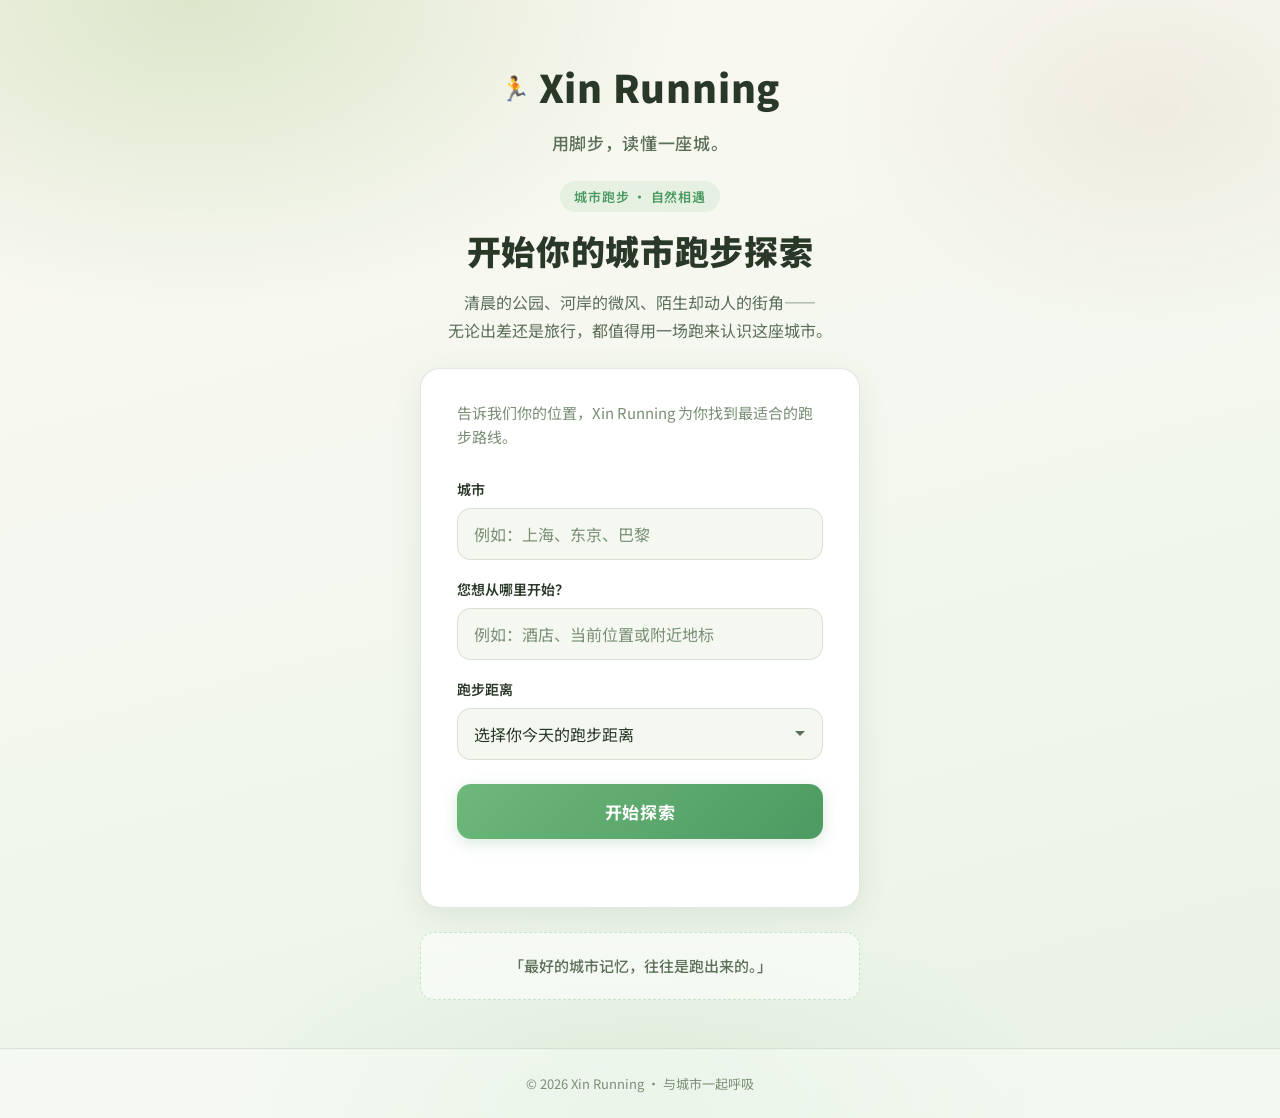
<file: index.html>
<!DOCTYPE html>
<html lang="zh-CN">
<head>
  <meta charset="UTF-8">
  <meta name="viewport" content="width=device-width, initial-scale=1.0">
  <title>Xin Running — 跑向城市</title>
  <link rel="stylesheet" href="styles.css">
  <link rel="preconnect" href="https://fonts.googleapis.com">
  <link rel="preconnect" href="https://fonts.gstatic.com" crossorigin>
  <link href="https://fonts.googleapis.com/css2?family=Noto+Sans+SC:wght@400;500;600;700;900&display=swap" rel="stylesheet">
</head>
<body>
  <div class="page">
    <div class="page-glow" aria-hidden="true"></div>

    <header class="header">
      <div class="logo">
        <span class="logo-mark" aria-hidden="true">🏃</span>
        Xin Running
      </div>
      <p class="slogan">用脚步，读懂一座城。</p>
    </header>

    <main class="main">
      <section class="hero">
        <p class="hero-eyebrow">城市跑步 · 自然相遇</p>
        <h1 class="hero-title">开始你的城市跑步探索</h1>
        <p class="hero-lead">
          清晨的公园、河岸的微风、陌生却动人的街角——<br>
          无论出差还是旅行，都值得用一场跑来认识这座城市。
        </p>
      </section>

      <section class="hero-card">
        <p class="hero-card-intro">告诉我们你的位置，Xin Running 为你找到最适合的跑步路线。</p>

        <form id="explore-form" class="explore-form" action="results.html" method="get" novalidate>
          <div class="form-group">
            <label for="city">城市</label>
            <input
              type="text"
              id="city"
              name="city"
              placeholder="例如：上海、东京、巴黎"
              autocomplete="address-level2"
              required
            >
          </div>

          <div class="form-group">
            <label for="hotel">您想从哪里开始？</label>
        

<input
  type="text"
  id="hotel"
  name="hotel"
  placeholder="例如：酒店、当前位置或附近地标"
  autocomplete="off"
  required
>
          </div>

          <div class="form-group">
            <label for="distance">跑步距离</label>
            <select id="distance" name="distance" required>
              <option value="" disabled selected>选择你今天的跑步距离</option>
              <option value="short">轻松跑 — 3 公里以内</option>
              <option value="medium">日常跑 — 3 至 7 公里</option>
              <option value="long">长距离 — 7 至 12 公里</option>
              <option value="marathon">备马训练 — 12 公里以上</option>
            </select>
          </div>

          <button type="submit" class="btn-start">开始探索</button>
        </form>

        <p id="form-message" class="form-message" aria-live="polite"></p>
      </section>

      <blockquote class="hero-quote">
        <p>「最好的城市记忆，往往是跑出来的。」</p>
      </blockquote>
    </main>

    <footer class="footer">
      <p>&copy; 2026 Xin Running · 与城市一起呼吸</p>
    </footer>
  </div>

  <script src="script.js"></script>
</body>
</html>
</file>
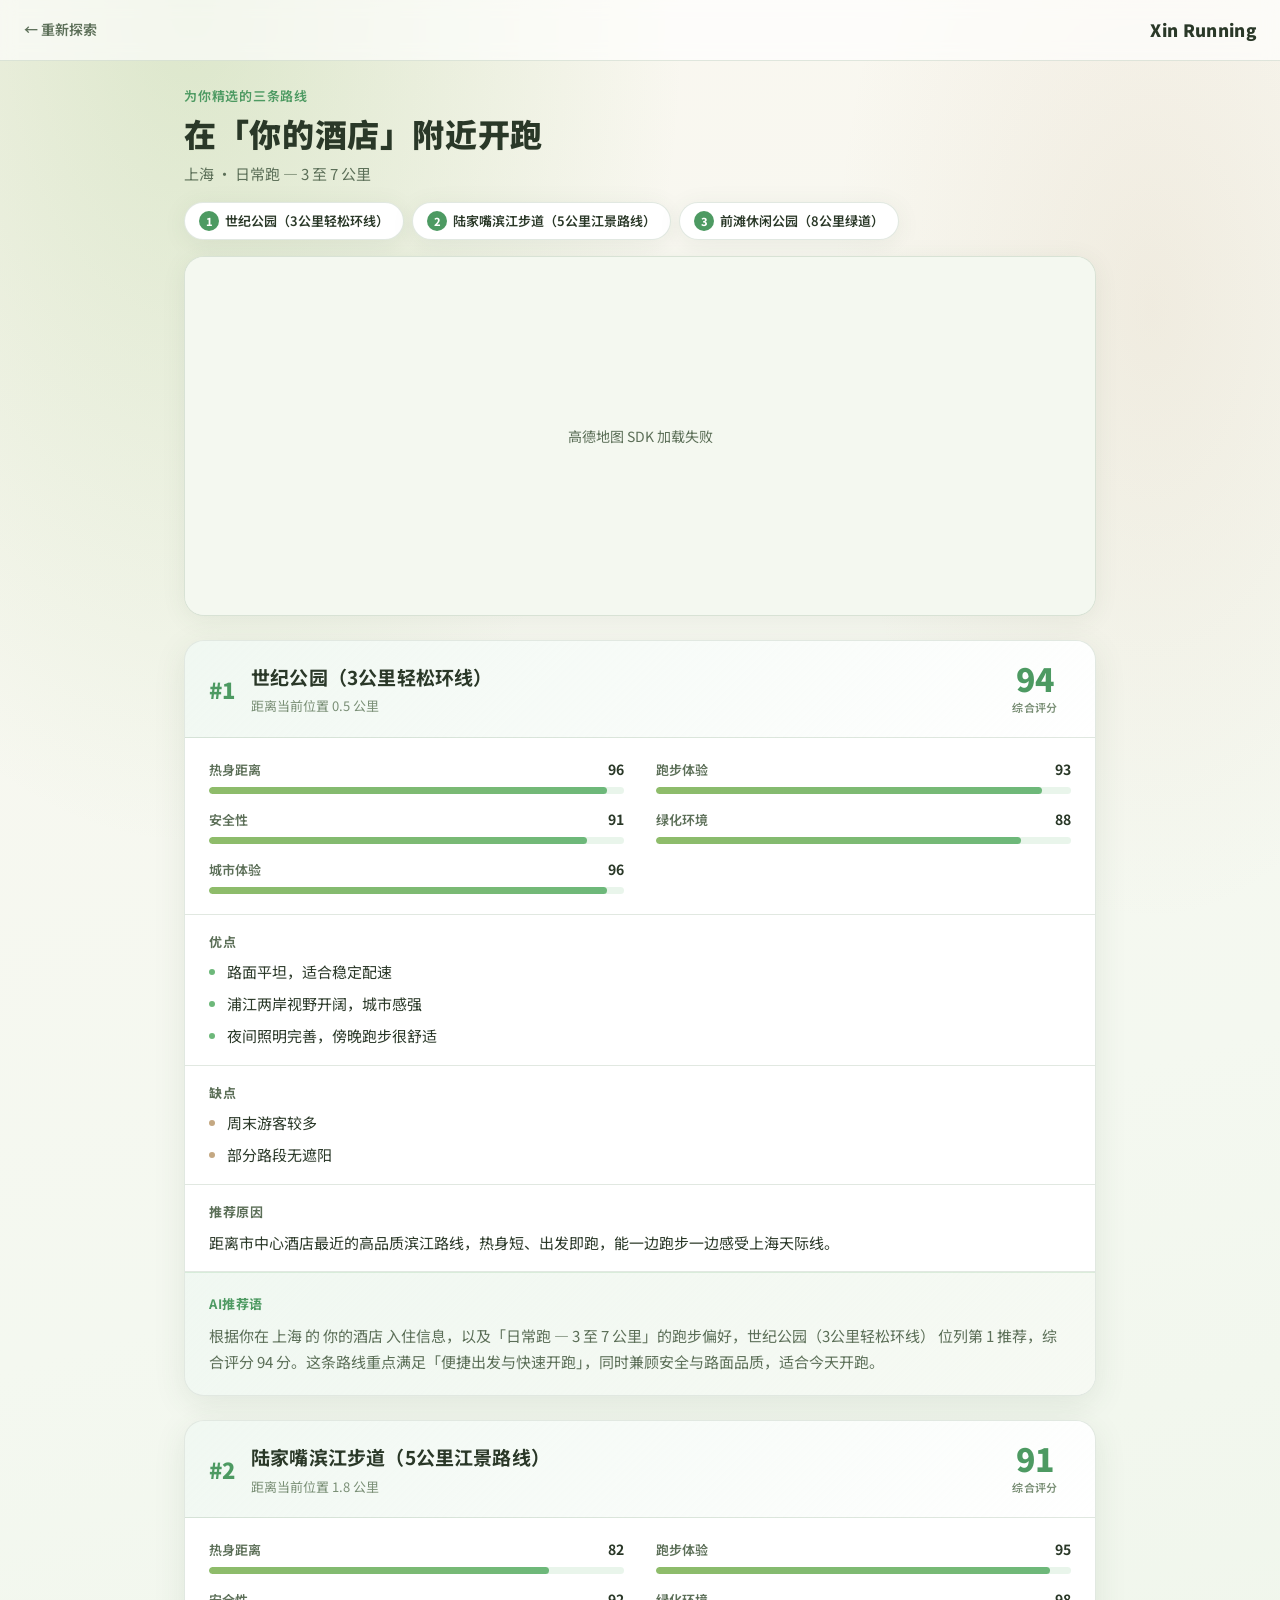
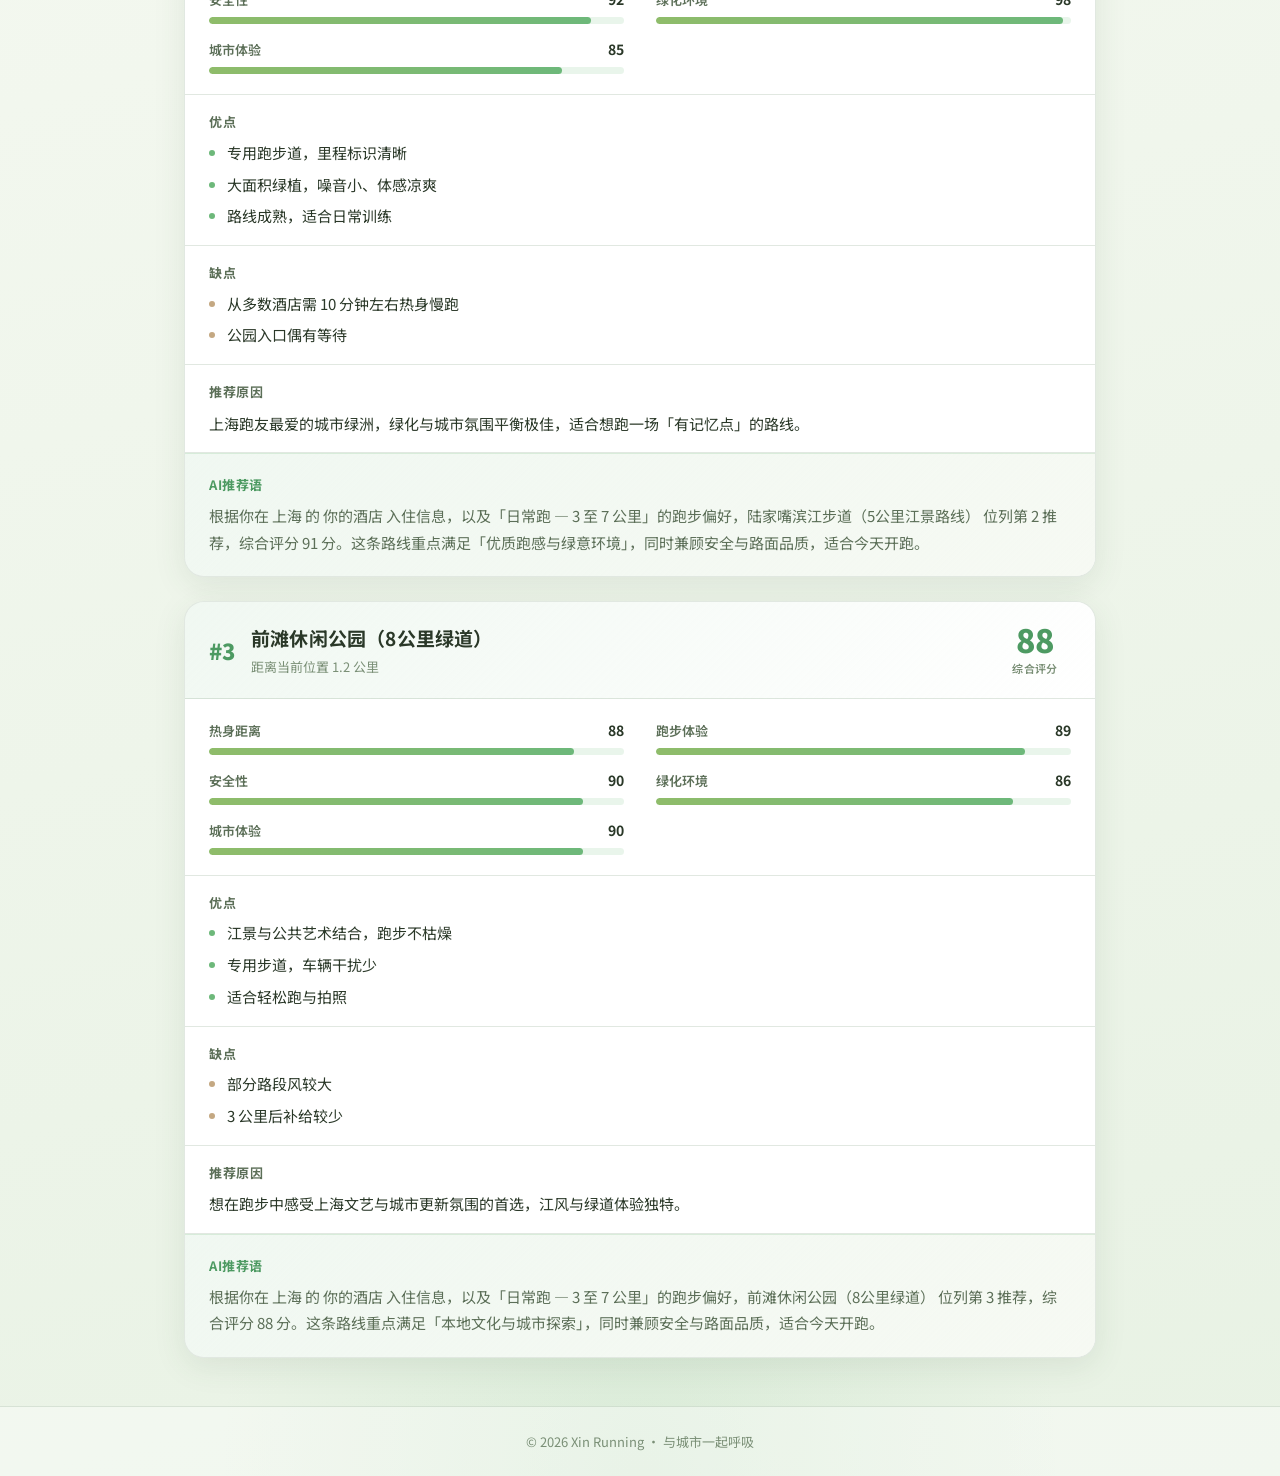
<file: results.html>
<!DOCTYPE html>
<html lang="zh-CN">
<head>
  <meta charset="UTF-8">
  <meta name="viewport" content="width=device-width, initial-scale=1.0">
  <title>跑步路线 — Xin Running</title>
  <link rel="stylesheet" href="styles.css">
  <link rel="stylesheet" href="results.css">
  <link rel="preconnect" href="https://fonts.googleapis.com">
  <link rel="preconnect" href="https://fonts.gstatic.com" crossorigin>
  <link href="https://fonts.googleapis.com/css2?family=Noto+Sans+SC:wght@400;500;600;700;900&display=swap" rel="stylesheet">
</head>
<body>
  <div class="page page-results">
    <div class="page-glow" aria-hidden="true"></div>

    <header class="results-header">
      <a href="index.html" class="back-link">&larr; 重新探索</a>
      <div class="logo logo-sm">Xin Running</div>
    </header>

    <section class="results-summary" aria-label="搜索摘要">
      <p class="results-eyebrow">为你精选的三条路线</p>
      <h1 id="results-title" class="results-title">正在加载路线…</h1>
      <p id="results-meta" class="results-meta"></p>
      <ol id="quick-picks" class="quick-picks" aria-label="路线名称"></ol>
    </section>

    <section class="map-section" aria-label="路线地图">
      <div id="map" class="map"></div>
    </section>

    <main id="recommendations" class="recommendations" aria-label="推荐跑步地点"></main>

    <footer class="footer">
      <p>&copy; 2026 Xin Running · 与城市一起呼吸</p>
    </footer>
  </div>

  <script src="config.js"></script>
  <script src="sample-data.js"></script>
  <script src="results.js"></script>
</body>
</html>
</file>
<file: styles.css>
*,
*::before,
*::after {
  box-sizing: border-box;
  margin: 0;
  padding: 0;
}

:root {
  --color-bg: #f4f8f0;
  --color-bg-warm: #faf7f0;
  --color-bg-card: #ffffff;
  --color-border: rgba(90, 130, 90, 0.18);
  --color-text: #2a3828;
  --color-text-muted: #5c6f58;
  --color-text-soft: #7a8f76;
  --color-accent: #4d9a62;
  --color-accent-light: #6db87a;
  --color-accent-hover: #3d8550;
  --color-accent-glow: rgba(77, 154, 98, 0.22);
  --color-accent-bg: rgba(109, 184, 122, 0.12);
  --color-leaf: #8fbc6a;
  --color-earth: #c4a882;
  --color-error: #d4654a;
  --color-error-bg: rgba(212, 101, 74, 0.1);
  --font-family: "Noto Sans SC", "PingFang SC", "Microsoft YaHei", sans-serif;
  --radius: 14px;
  --radius-lg: 20px;
  --shadow-soft: 0 4px 24px rgba(60, 90, 60, 0.08);
  --shadow-card: 0 8px 32px rgba(60, 90, 60, 0.1);
  --transition: 0.22s ease;
}

html {
  font-size: 16px;
}

body {
  font-family: var(--font-family);
  background-color: var(--color-bg);
  color: var(--color-text);
  min-height: 100vh;
  line-height: 1.65;
  -webkit-font-smoothing: antialiased;
}

.page {
  position: relative;
  min-height: 100vh;
  display: flex;
  flex-direction: column;
  background:
    linear-gradient(165deg, var(--color-bg-warm) 0%, var(--color-bg) 45%, #e8f2e4 100%);
  overflow-x: hidden;
}

.page-glow {
  position: absolute;
  inset: 0;
  pointer-events: none;
  background:
    radial-gradient(ellipse 70% 50% at 15% 0%, rgba(143, 188, 106, 0.28) 0%, transparent 55%),
    radial-gradient(ellipse 50% 40% at 90% 10%, rgba(196, 168, 130, 0.15) 0%, transparent 50%),
    radial-gradient(ellipse 60% 35% at 50% 100%, rgba(109, 184, 122, 0.12) 0%, transparent 55%);
}

.header {
  position: relative;
  text-align: center;
  padding: 2.75rem 1.5rem 1.5rem;
}

.logo {
  display: inline-flex;
  align-items: center;
  gap: 0.5rem;
  font-size: 2rem;
  font-weight: 900;
  letter-spacing: 0.02em;
  color: var(--color-text);
}

.logo-mark {
  font-size: 1.5rem;
  line-height: 1;
}

.slogan {
  margin-top: 0.625rem;
  font-size: 1.0625rem;
  font-weight: 500;
  color: var(--color-text-muted);
  letter-spacing: 0.04em;
}

.main {
  position: relative;
  flex: 1;
  display: flex;
  flex-direction: column;
  align-items: center;
  padding: 0 1.5rem 3rem;
  gap: 1.5rem;
}

.hero {
  width: 100%;
  max-width: 520px;
  text-align: center;
}

.hero-eyebrow {
  display: inline-block;
  padding: 0.3rem 0.875rem;
  font-size: 0.8125rem;
  font-weight: 600;
  color: var(--color-accent);
  background: var(--color-accent-bg);
  border-radius: 999px;
  letter-spacing: 0.06em;
}

.hero-title {
  margin-top: 1rem;
  font-size: 1.75rem;
  font-weight: 900;
  letter-spacing: 0.02em;
  line-height: 1.35;
  color: var(--color-text);
}

.hero-lead {
  margin-top: 0.875rem;
  font-size: 1rem;
  color: var(--color-text-muted);
  line-height: 1.75;
}

.hero-card {
  width: 100%;
  max-width: 440px;
  background: var(--color-bg-card);
  border: 1px solid var(--color-border);
  border-radius: var(--radius-lg);
  padding: 1.75rem;
  box-shadow: var(--shadow-card);
}

.hero-card-intro {
  font-size: 0.9375rem;
  color: var(--color-text-soft);
  line-height: 1.65;
  padding-bottom: 0.25rem;
}

.explore-form {
  margin-top: 1.5rem;
  display: flex;
  flex-direction: column;
  gap: 1.125rem;
}

.form-group {
  display: flex;
  flex-direction: column;
  gap: 0.4375rem;
}

.form-group label {
  font-size: 0.875rem;
  font-weight: 600;
  color: var(--color-text);
}

.form-group input,
.form-group select {
  width: 100%;
  padding: 0.8125rem 1rem;
  font-family: inherit;
  font-size: 1rem;
  color: var(--color-text);
  background: var(--color-bg);
  border: 1.5px solid var(--color-border);
  border-radius: var(--radius);
  outline: none;
  transition: border-color var(--transition), box-shadow var(--transition), background var(--transition);
  appearance: none;
}

.form-group select {
  cursor: pointer;
  background-image: url("data:image/svg+xml,%3Csvg xmlns='http://www.w3.org/2000/svg' width='12' height='12' viewBox='0 0 12 12'%3E%3Cpath fill='%235c6f58' d='M6 8L1 3h10z'/%3E%3C/svg%3E");
  background-repeat: no-repeat;
  background-position: right 1rem center;
  padding-right: 2.5rem;
}

.form-group input::placeholder {
  color: var(--color-text-soft);
}

.form-group input:focus,
.form-group select:focus {
  border-color: var(--color-accent-light);
  background: #fff;
  box-shadow: 0 0 0 3px var(--color-accent-glow);
}

.form-group input.invalid,
.form-group select.invalid {
  border-color: var(--color-error);
  background: var(--color-error-bg);
  box-shadow: 0 0 0 3px rgba(212, 101, 74, 0.15);
}

.btn-start {
  margin-top: 0.375rem;
  width: 100%;
  padding: 0.9375rem 1.5rem;
  font-family: inherit;
  font-size: 1.0625rem;
  font-weight: 700;
  letter-spacing: 0.04em;
  color: #fff;
  background: linear-gradient(135deg, var(--color-accent-light) 0%, var(--color-accent) 100%);
  border: none;
  border-radius: var(--radius);
  cursor: pointer;
  box-shadow: 0 4px 16px var(--color-accent-glow);
  transition: transform var(--transition), box-shadow var(--transition), filter var(--transition);
}

.btn-start:hover {
  filter: brightness(1.05);
  box-shadow: 0 6px 24px rgba(77, 154, 98, 0.32);
}

.btn-start:active {
  transform: scale(0.98);
}

.btn-start:disabled {
  opacity: 0.6;
  cursor: not-allowed;
  transform: none;
}

.form-message {
  margin-top: 1rem;
  font-size: 0.875rem;
  text-align: center;
  min-height: 1.25rem;
  color: var(--color-text-soft);
  transition: color var(--transition);
}

.form-message.success {
  color: var(--color-accent);
}

.form-message.error {
  color: var(--color-error);
}

.hero-quote {
  width: 100%;
  max-width: 440px;
  padding: 1.25rem 1.5rem;
  text-align: center;
  border-left: none;
  background: rgba(255, 255, 255, 0.55);
  border: 1px dashed rgba(109, 184, 122, 0.35);
  border-radius: var(--radius);
}

.hero-quote p {
  font-size: 0.9375rem;
  font-weight: 500;
  color: var(--color-text-muted);
  font-style: normal;
  line-height: 1.7;
}

.footer {
  position: relative;
  text-align: center;
  padding: 1.5rem;
  font-size: 0.8125rem;
  color: var(--color-text-soft);
  border-top: 1px solid var(--color-border);
  background: rgba(255, 255, 255, 0.4);
}

@media (min-width: 640px) {
  .header {
    padding-top: 3.5rem;
  }

  .logo {
    font-size: 2.375rem;
  }

  .hero-title {
    font-size: 2.125rem;
  }

  .hero-card {
    padding: 2rem 2.25rem;
  }
}
</file>
<file: results.css>
.page-results {
  background:
    linear-gradient(165deg, var(--color-bg-warm) 0%, var(--color-bg) 40%, #e8f2e4 100%);
}

.results-header {
  position: relative;
  display: flex;
  align-items: center;
  justify-content: space-between;
  padding: 1rem 1.5rem;
  border-bottom: 1px solid var(--color-border);
  background: rgba(255, 255, 255, 0.65);
  backdrop-filter: blur(8px);
}

.back-link {
  font-size: 0.875rem;
  font-weight: 600;
  color: var(--color-text-muted);
  text-decoration: none;
  transition: color var(--transition);
}

.back-link:hover {
  color: var(--color-accent);
}

.logo-sm {
  font-size: 1.0625rem;
  font-weight: 900;
}

.results-summary {
  position: relative;
  padding: 1.5rem 1.5rem 1rem;
  max-width: 960px;
  margin: 0 auto;
  width: 100%;
}

.results-eyebrow {
  font-size: 0.8125rem;
  font-weight: 600;
  letter-spacing: 0.06em;
  color: var(--color-accent);
}

.results-title {
  margin-top: 0.375rem;
  font-size: 1.625rem;
  font-weight: 900;
  letter-spacing: 0.02em;
  line-height: 1.35;
  color: var(--color-text);
}

.results-meta {
  margin-top: 0.375rem;
  font-size: 0.9375rem;
  color: var(--color-text-muted);
}

.quick-picks {
  display: flex;
  flex-wrap: wrap;
  gap: 0.5rem;
  margin-top: 1rem;
  list-style: none;
}

.quick-picks a {
  display: inline-flex;
  align-items: center;
  gap: 0.375rem;
  padding: 0.4375rem 0.875rem;
  font-size: 0.8125rem;
  font-weight: 600;
  color: var(--color-text);
  text-decoration: none;
  background: #fff;
  border: 1px solid var(--color-border);
  border-radius: 999px;
  box-shadow: var(--shadow-soft);
  transition: border-color var(--transition), background var(--transition), transform var(--transition);
}

.quick-picks a:hover {
  border-color: var(--color-accent-light);
  background: var(--color-accent-bg);
  transform: translateY(-1px);
}

.quick-rank {
  display: inline-flex;
  align-items: center;
  justify-content: center;
  width: 1.25rem;
  height: 1.25rem;
  font-size: 0.6875rem;
  font-weight: 800;
  color: #fff;
  background: var(--color-accent);
  border-radius: 50%;
}

.map-section {
  position: relative;
  padding: 0 1.5rem;
  max-width: 960px;
  margin: 0 auto;
  width: 100%;
}

.map {
  width: 100%;
  height: 280px;
  border-radius: var(--radius-lg);
  border: 1px solid var(--color-border);
  overflow: hidden;
  box-shadow: var(--shadow-soft);
  z-index: 0;
  background: var(--color-bg);
}

.map-placeholder {
  display: flex;
  align-items: center;
  justify-content: center;
  width: 100%;
  height: 100%;
  min-height: 280px;
  padding: 1.5rem;
  text-align: center;
  background: var(--color-bg);
}

.map-placeholder p {
  font-size: 0.875rem;
  color: var(--color-text-muted);
  line-height: 1.6;
}

.map-marker {
  background: transparent;
  border: none;
}

.map-marker-inner {
  display: flex;
  align-items: center;
  justify-content: center;
  width: 32px;
  height: 32px;
  font-size: 0.875rem;
  font-weight: 800;
  color: #fff;
  border-radius: 50%;
  border: 2.5px solid #fff;
  box-shadow: 0 2px 10px rgba(60, 90, 60, 0.3);
}

.recommendations {
  position: relative;
  display: flex;
  flex-direction: column;
  gap: 1.5rem;
  padding: 1.5rem;
  max-width: 960px;
  margin: 0 auto;
  width: 100%;
}

.rec-card {
  background: var(--color-bg-card);
  border: 1px solid var(--color-border);
  border-radius: var(--radius-lg);
  overflow: hidden;
  box-shadow: var(--shadow-card);
}

.rec-card-header {
  display: grid;
  grid-template-columns: auto 1fr auto;
  gap: 1rem;
  align-items: center;
  padding: 1.25rem 1.5rem;
  background: linear-gradient(135deg, rgba(109, 184, 122, 0.1) 0%, rgba(255, 255, 255, 0.6) 100%);
  border-bottom: 1px solid var(--color-border);
}

.rec-rank {
  font-size: 1.375rem;
  font-weight: 900;
  color: var(--color-accent);
  line-height: 1;
}

.rec-name {
  font-size: 1.1875rem;
  font-weight: 700;
  letter-spacing: 0.01em;
  color: var(--color-text);
}

.rec-distance {
  margin-top: 0.1875rem;
  font-size: 0.8125rem;
  color: var(--color-text-soft);
}

.rec-overall {
  text-align: center;
  min-width: 4.5rem;
}

.rec-overall-value {
  display: block;
  font-size: 2rem;
  font-weight: 900;
  color: var(--color-accent);
  line-height: 1;
}

.rec-overall-label {
  display: block;
  margin-top: 0.25rem;
  font-size: 0.6875rem;
  font-weight: 600;
  letter-spacing: 0.04em;
  color: var(--color-text-soft);
}

.rec-scores {
  display: grid;
  gap: 0.875rem;
  padding: 1.25rem 1.5rem;
  border-bottom: 1px solid var(--color-border);
}

.score-row-header {
  display: flex;
  justify-content: space-between;
  align-items: baseline;
  margin-bottom: 0.375rem;
}

.score-label {
  font-size: 0.8125rem;
  font-weight: 600;
  color: var(--color-text-muted);
}

.score-value {
  font-size: 0.875rem;
  font-weight: 700;
  color: var(--color-text);
}

.score-bar {
  height: 7px;
  background: rgba(109, 184, 122, 0.15);
  border-radius: 999px;
  overflow: hidden;
}

.score-bar-fill {
  height: 100%;
  background: linear-gradient(90deg, var(--color-leaf), var(--color-accent-light));
  border-radius: 999px;
  transition: width 0.4s ease;
}

.rec-detail {
  padding: 1rem 1.5rem;
  border-bottom: 1px solid var(--color-border);
}

.rec-detail h3 {
  font-size: 0.8125rem;
  font-weight: 700;
  letter-spacing: 0.04em;
  color: var(--color-text-muted);
  margin-bottom: 0.5rem;
}

.rec-detail p {
  font-size: 0.9375rem;
  color: var(--color-text);
  line-height: 1.7;
}

.detail-list {
  list-style: none;
  display: flex;
  flex-direction: column;
  gap: 0.4375rem;
}

.detail-list li {
  position: relative;
  padding-left: 1.125rem;
  font-size: 0.9375rem;
  line-height: 1.65;
  color: var(--color-text);
}

.detail-list li::before {
  content: "";
  position: absolute;
  left: 0;
  top: 0.6em;
  width: 6px;
  height: 6px;
  border-radius: 50%;
}

.detail-list-pros li::before {
  background: var(--color-accent-light);
}

.detail-list-cons li::before {
  background: var(--color-earth);
}

.rec-ai {
  padding: 1.25rem 1.5rem;
  background: linear-gradient(135deg, rgba(109, 184, 122, 0.1) 0%, rgba(244, 248, 240, 0.8) 100%);
  border-top: 1px solid rgba(109, 184, 122, 0.2);
}

.rec-ai h3 {
  font-size: 0.8125rem;
  font-weight: 700;
  letter-spacing: 0.04em;
  color: var(--color-accent);
  margin-bottom: 0.5rem;
}

.rec-ai p {
  font-size: 0.9375rem;
  color: var(--color-text-muted);
  line-height: 1.75;
}

@media (min-width: 640px) {
  .results-title {
    font-size: 2rem;
  }

  .map {
    height: 360px;
  }

  .rec-scores {
    grid-template-columns: 1fr 1fr;
    column-gap: 2rem;
  }
}

@media (min-width: 960px) {
  .recommendations {
    padding-bottom: 3rem;
  }
}
</file>
